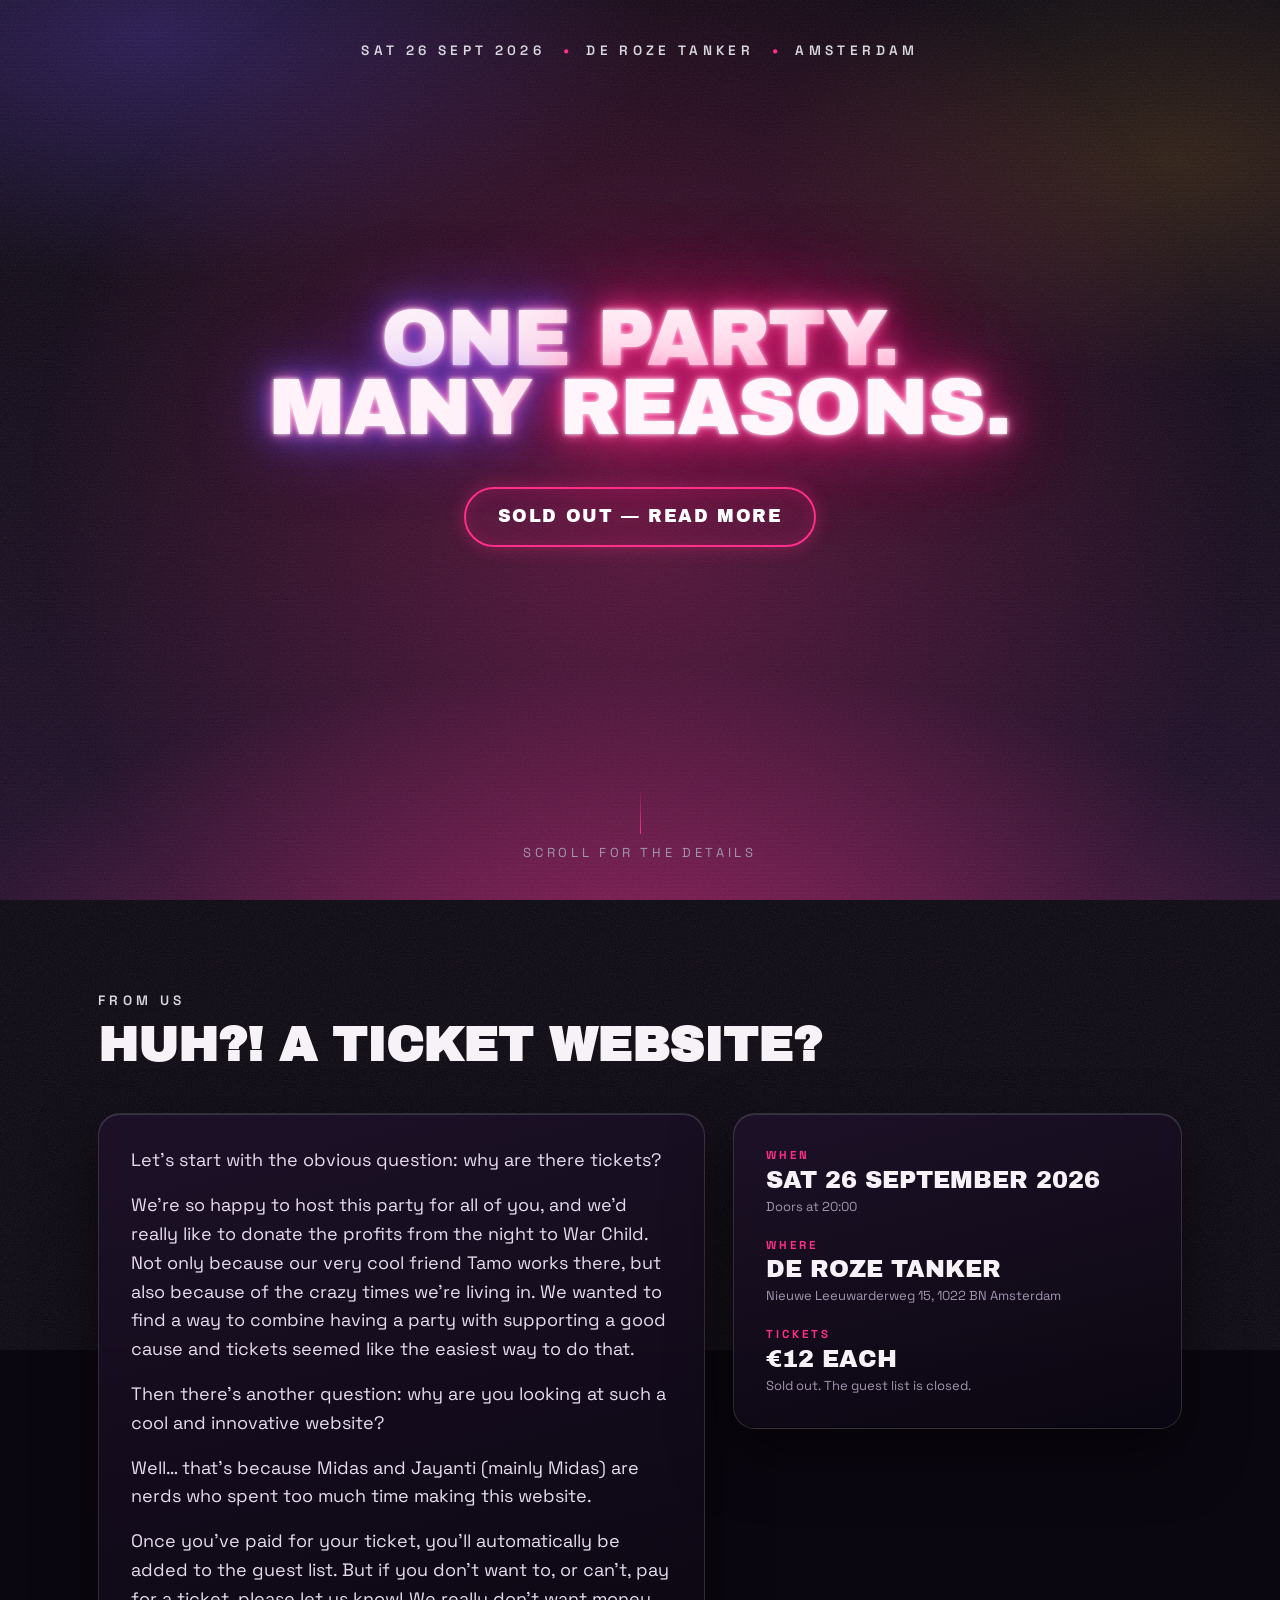
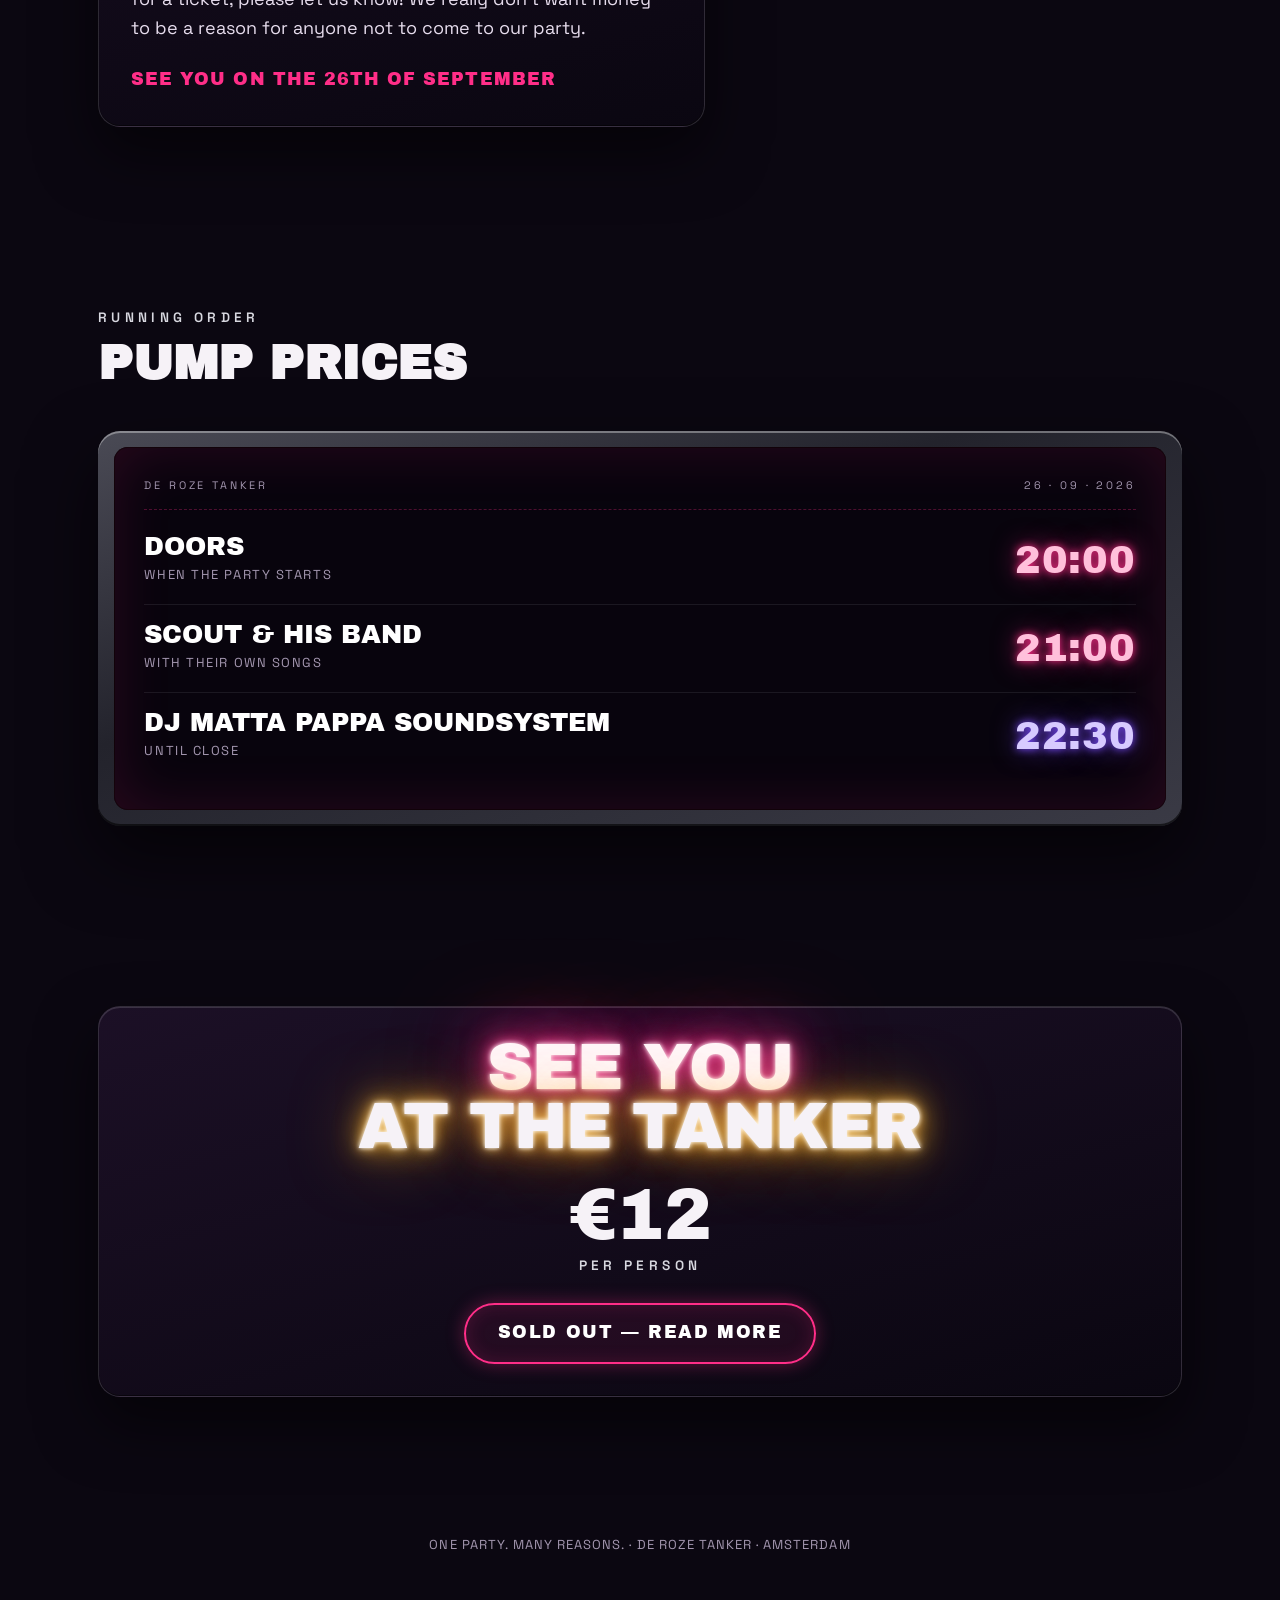
<file: index.html>
<!doctype html>
<html lang="en">
<head>
<meta charset="utf-8">
<meta name="viewport" content="width=device-width, initial-scale=1">
<title>One Party. Many Reasons. — De Roze Tanker, Amsterdam</title>
<meta name="description" content="A band, a DJ and a converted petrol station. One Party. Many Reasons. — De Roze Tanker Amsterdam, Saturday 26 September 2026.">
<meta name="theme-color" content="#0b0711">

<!-- Link preview (WhatsApp, iMessage, Signal) -->
<meta property="og:type" content="website">
<meta property="og:title" content="One Party. Many Reasons. — De Roze Tanker, Amsterdam">
<meta property="og:description" content="A band, a DJ and a converted petrol station. Saturday 26 September 2026.">

<link rel="icon" href="assets/favicon.svg" type="image/svg+xml">
<link rel="preconnect" href="https://fonts.googleapis.com">
<link rel="preconnect" href="https://fonts.gstatic.com" crossorigin>
<link rel="stylesheet" href="https://fonts.googleapis.com/css2?family=Archivo+Black&family=Space+Grotesk:wght@400;600;700&display=swap">
<link rel="stylesheet" href="css/theme.css">
<link rel="stylesheet" href="css/home.css">
</head>

<body>
<div class="atmosphere" aria-hidden="true"></div>
<div class="grain" aria-hidden="true"></div>
<div class="scanlines" aria-hidden="true"></div>

<div class="page">

  <!-- ================= HERO ================= -->
  <header class="hero">
    <div class="wrap hero__top">
      <!-- PLACEHOLDER: date -->
      <span class="eyebrow">Sat 26 Sept 2026</span>
      <span class="dot" aria-hidden="true">&bull;</span>
      <span class="eyebrow">De Roze Tanker</span>
      <span class="dot" aria-hidden="true">&bull;</span>
      <span class="eyebrow">Amsterdam</span>
    </div>

    <div class="wrap hero__main">
      <!-- Party name. "Party" and "Reasons" are pink (.neon); the rest is
           purple (.line--alt). -->
      <h1 class="display hero__title">
        <span class="line line--alt">One <span class="neon">Part<span class="flicker">y</span>.</span></span>
        <span class="line line--alt">Many <span class="neon">Reasons.</span></span>
      </h1>

      <a class="btn btn--pulse hero__cta" href="tickets.html">
        Buy tickets
        <span aria-hidden="true">&rarr;</span>
      </a>
    </div>

    <div class="wrap hero__bottom">
      <span class="scroll-cue" aria-hidden="true"></span>
      <span>Scroll for the details</span>
    </div>
  </header>

  <main>

    <!-- ================= PERSONAL NOTE ================= -->
    <section class="section" id="info">
      <div class="wrap">
        <!-- Wording comes from PERSONAL_NOTE in js/config.js — edit it there. -->
        <div class="section__head">
          <p class="eyebrow" id="note-eyebrow"></p>
          <h2 class="section__title" id="note-title"></h2>
        </div>

        <div class="info-grid">
          <div class="panel">
            <div id="note-body"></div>
            <p class="note-signoff" id="note-signoff"></p>
          </div>

          <div class="panel">
            <ul class="fact-list">
              <li class="fact">
                <span class="fact__label">When</span>
                <!-- PLACEHOLDER: date -->
                <span class="fact__value">Sat 26 September 2026</span>
                <span class="fact__note">Doors at 20:00</span>
              </li>
              <li class="fact">
                <span class="fact__label">Where</span>
                <span class="fact__value">De Roze Tanker</span>
                <!-- PLACEHOLDER: street address -->
                <span class="fact__note">Nieuwe Leeuwarderweg 15, 1022 BN Amsterdam</span>
              </li>
              <li class="fact">
                <span class="fact__label">Tickets</span>
                <span class="fact__value" id="fact-price">&euro;10 each</span>
                <span class="fact__note" id="fact-tickets-note">Max 80 people. Once they are gone, they are gone.</span>
              </li>
            </ul>
          </div>
        </div>
      </div>
    </section>

    <!-- ================= TIMETABLE ================= -->
    <section class="section" id="timetable">
      <div class="wrap">
        <div class="section__head">
          <p class="eyebrow">Running order</p>
          <h2 class="section__title">Pump prices</h2>
        </div>

        <!-- Rows are generated from LINEUP in js/config.js — edit them there. -->
        <div class="board">
          <div class="board__inner">
            <div class="board__head">
              <span>De Roze Tanker</span>
              <span>26 &middot; 09 &middot; 2026</span>
            </div>

            <ul class="board__rows" id="lineup-rows"></ul>

            <p class="board__foot" id="lineup-note"></p>
          </div>
        </div>
      </div>
    </section>

    <!-- ================= CLOSER ================= -->
    <section class="section">
      <div class="wrap">
        <div class="panel closer">
          <h2 class="closer__title display">
            <span class="neon">See you</span><br>
            <span class="neon--amber">at the tanker</span>
          </h2>
          <div class="price-strip">
            <div>
              <div class="price-strip__amount display" id="closer-price">&euro;10</div>
              <p class="eyebrow" style="margin-top:.5rem">per person</p>
            </div>
          </div>
          <a class="btn btn--pulse" href="tickets.html">
            Buy tickets
            <span aria-hidden="true">&rarr;</span>
          </a>
        </div>
      </div>
    </section>

  </main>

  <footer class="site-footer">
    <div class="wrap">One Party. Many Reasons. &middot; De Roze Tanker &middot; Amsterdam</div>
  </footer>

</div>

<script type="module" src="js/home.js"></script>
</body>
</html>
</file>
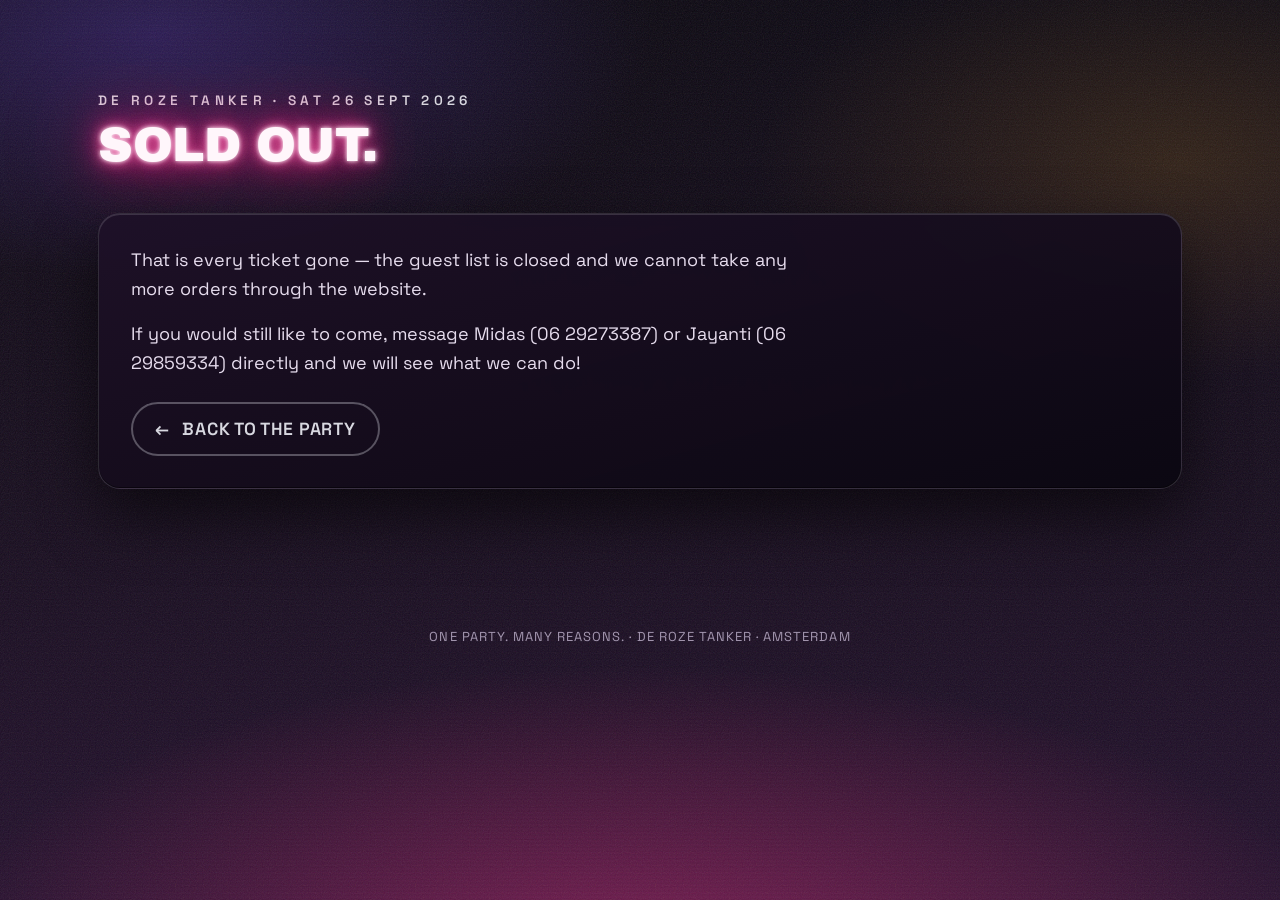
<file: details.html>
<!doctype html>
<html lang="en">
<head>
<meta charset="utf-8">
<meta name="viewport" content="width=device-width, initial-scale=1">
<title>Your details — One Party. Many Reasons.</title>
<meta name="description" content="Leave your name and email so we can reach you about the party.">
<meta name="theme-color" content="#0b0711">
<meta name="robots" content="noindex">

<link rel="icon" href="assets/favicon.svg" type="image/svg+xml">
<link rel="preconnect" href="https://fonts.googleapis.com">
<link rel="preconnect" href="https://fonts.gstatic.com" crossorigin>
<link rel="stylesheet" href="https://fonts.googleapis.com/css2?family=Archivo+Black&family=Space+Grotesk:wght@400;600;700&display=swap">
<link rel="stylesheet" href="css/theme.css">
<link rel="stylesheet" href="css/checkout.css">
</head>

<body>
<div class="atmosphere" aria-hidden="true"></div>
<div class="grain" aria-hidden="true"></div>
<div class="scanlines" aria-hidden="true"></div>

<div class="page checkout">

  <div class="wrap checkout__header">
    <a class="back-link" href="tickets.html"><span aria-hidden="true">&larr;</span> Back</a>

    <div class="gauge">
      <svg class="gauge__dial" viewBox="0 0 80 46" role="img" aria-label="Step 2 of 3">
        <path class="gauge__arc"  d="M14 23 A30 30 0 0 1 66 23"/>
        <path class="gauge__fill" d="M14 23 A30 30 0 0 1 66 23"/>
        <text class="gauge__letter" x="4"  y="35">E</text>
        <text class="gauge__letter" x="70" y="35">F</text>
        <line class="gauge__needle" x1="40" y1="38" x2="40" y2="14"/>
        <circle cx="40" cy="38" r="2.6" fill="#fff"/>
      </svg>
      <span class="gauge__label">Step 2 of 3</span>
    </div>
  </div>

  <main class="wrap checkout__body">
    <div class="step-head">
      <p class="eyebrow">Step 2 &mdash; who's coming</p>
      <h1 class="step-head__title">Your details</h1>
    </div>

    <noscript>
      <p class="noscript-warning">
        This page needs JavaScript to save your order. Please switch it on, or send us a
        message and we will put you on the list by hand.
      </p>
    </noscript>

    <form id="details-form" class="checkout__grid" novalidate>

      <div class="panel">
        <div class="field-block">
          <span class="field-block__label">Who should we put on the list?</span>
          <p class="field-block__hint">
            One name and one email is enough, even if you are bringing others along.
          </p>

          <div class="field">
            <label class="field__label" for="name">Name</label>
            <input class="input" id="name" name="name" type="text" autocomplete="name"
                   maxlength="100" placeholder="Jane Jansen" required>
            <p class="field__error" id="name-error" aria-live="polite"></p>
          </div>

          <div class="field">
            <label class="field__label" for="email">Email</label>
            <input class="input" id="email" name="email" type="email" autocomplete="email"
                   maxlength="150" placeholder="jane@example.com" required>
            <p class="field__error" id="email-error" aria-live="polite"></p>
          </div>

          <!-- Spam trap: real people never see this, bots fill it in.
               The name is deliberately meaningless. Called "company" with a
               matching label, Chrome recognised it as the organisation field
               and autofilled it from the saved profile — hidden or not, and
               regardless of autocomplete="off" — which made every order from
               that browser look like spam to the backend. Do not give this
               field a name any autofill heuristic knows. -->
          <div class="honeypot" aria-hidden="true">
            <label for="hp-check">Leave this field empty</label>
            <input id="hp-check" name="hp-check" type="text" tabindex="-1" autocomplete="off">
          </div>

          <p class="privacy-note" style="margin-top:1.25rem">
            We keep your name and email in a private spreadsheet, use it only to reach you about
            this party, and delete it afterwards.
          </p>
        </div>

        <p class="notice notice--error" id="form-error" role="alert"></p>
      </div>

      <aside class="panel" aria-label="Order summary">
        <div class="receipt">
          <div class="receipt__row">
            <span id="receipt-tickets-label">Tickets</span>
            <span id="receipt-tickets">&euro;10.00</span>
          </div>
          <div class="receipt__row">
            <span>Donation</span>
            <span id="receipt-donation">&euro;0.00</span>
          </div>
          <div class="receipt__row receipt__row--total">
            <span>Total</span>
            <span class="receipt__total-amount" id="receipt-total">&euro;10.00</span>
          </div>
        </div>
        <p class="privacy-note" style="margin-top:1rem">
          <a href="tickets.html" style="color:var(--magenta)">Change your order</a>
        </p>
      </aside>

    </form>
  </main>

  <div class="action-bar">
    <div class="wrap action-bar__inner">
      <div class="action-bar__total">
        <span class="label">Total</span>
        <span class="amount" id="bar-total">&euro;10.00</span>
      </div>
      <button class="btn" type="submit" form="details-form" id="continue-btn">
        <span id="continue-label">Continue</span> <span aria-hidden="true">&rarr;</span>
      </button>
    </div>
  </div>

</div>

<script type="module" src="js/details.js"></script>
</body>
</html>
</file>
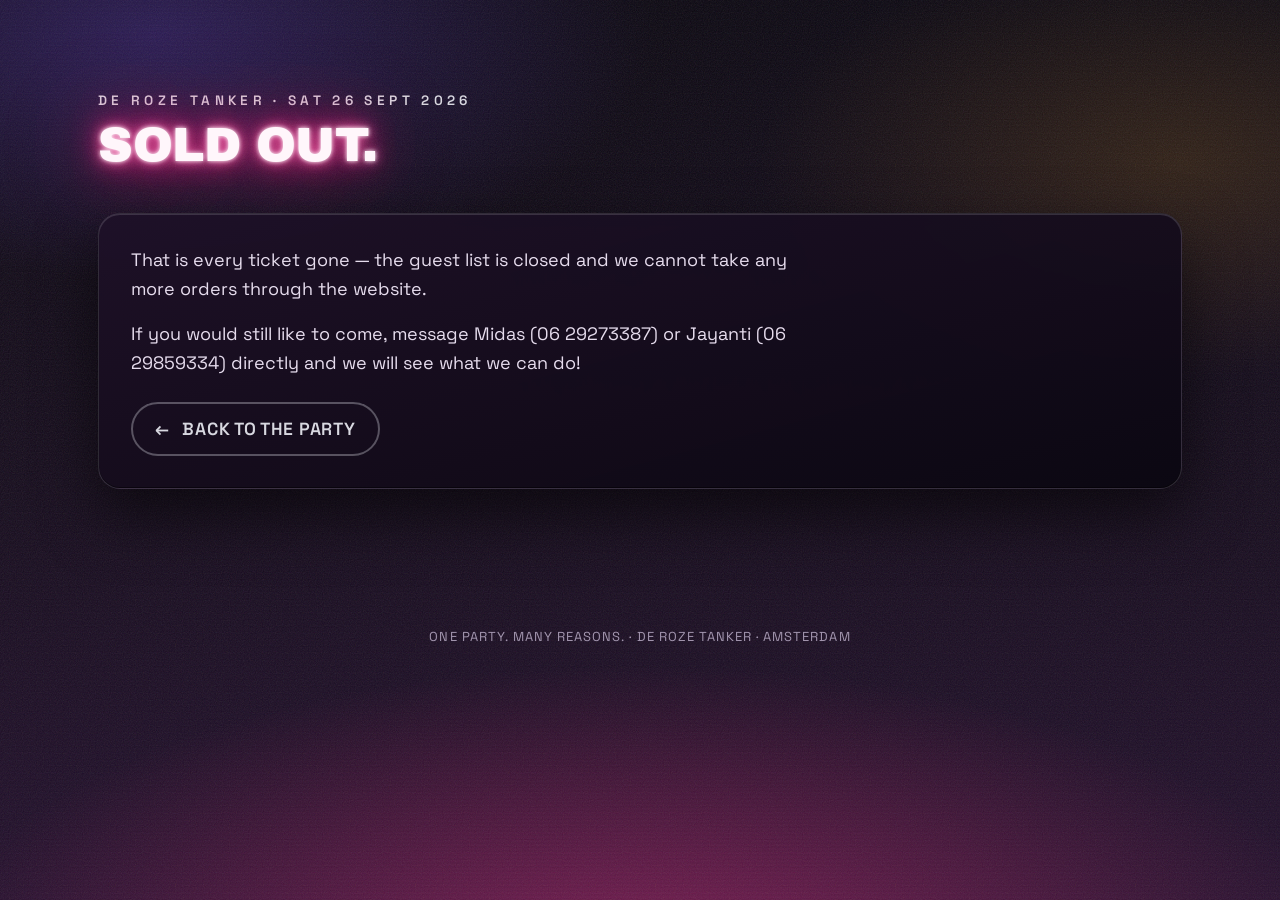
<file: payment.html>
<!doctype html>
<html lang="en">
<head>
<meta charset="utf-8">
<meta name="viewport" content="width=device-width, initial-scale=1">
<title>Payment — One Party. Many Reasons.</title>
<meta name="description" content="Pay for your tickets with Tikkie.">
<meta name="theme-color" content="#0b0711">
<meta name="robots" content="noindex">

<link rel="icon" href="assets/favicon.svg" type="image/svg+xml">
<link rel="preconnect" href="https://fonts.googleapis.com">
<link rel="preconnect" href="https://fonts.gstatic.com" crossorigin>
<link rel="stylesheet" href="https://fonts.googleapis.com/css2?family=Archivo+Black&family=Space+Grotesk:wght@400;600;700&display=swap">
<link rel="stylesheet" href="css/theme.css">
<link rel="stylesheet" href="css/checkout.css">
</head>

<body>
<div class="atmosphere" aria-hidden="true"></div>
<div class="grain" aria-hidden="true"></div>
<div class="scanlines" aria-hidden="true"></div>

<div class="page checkout">

  <div class="wrap checkout__header">
    <a class="back-link" href="details.html"><span aria-hidden="true">&larr;</span> Back</a>

    <div class="gauge">
      <svg class="gauge__dial" viewBox="0 0 80 46" role="img" aria-label="Step 3 of 3">
        <path class="gauge__arc"  d="M14 23 A30 30 0 0 1 66 23"/>
        <path class="gauge__fill" d="M14 23 A30 30 0 0 1 66 23"/>
        <text class="gauge__letter" x="4"  y="35">E</text>
        <text class="gauge__letter" x="70" y="35">F</text>
        <line class="gauge__needle" x1="40" y1="38" x2="40" y2="14"/>
        <circle cx="40" cy="38" r="2.6" fill="#fff"/>
      </svg>
      <span class="gauge__label">Step 3 of 3</span>
    </div>
  </div>

  <main class="wrap checkout__body">
    <div class="step-head">
      <p class="eyebrow">Step 3 &mdash; the last bit</p>
      <h1 class="step-head__title">Payment</h1>
    </div>

    <p class="notice notice--good is-visible">
      Almost there, <span id="guest-name">friend</span>. One more tap and you are done.
    </p>

    <div class="checkout__single" style="margin-top:1.25rem">

      <section class="panel" aria-label="Order summary">
        <div class="receipt">
          <div class="receipt__row">
            <span id="receipt-tickets-label">Tickets</span>
            <span id="receipt-tickets">&euro;10.00</span>
          </div>
          <div class="receipt__row">
            <span>Donation</span>
            <span id="receipt-donation">&euro;0.00</span>
          </div>
          <div class="receipt__row receipt__row--total">
            <span>Total</span>
            <span class="receipt__total-amount" id="receipt-total">&euro;10.00</span>
          </div>
        </div>

        <hr class="rule" style="margin-block:1.25rem">

        <div class="receipt">
          <div class="receipt__row"><span>Name</span><span id="summary-name">&mdash;</span></div>
          <div class="receipt__row"><span>Email</span><span id="summary-email">&mdash;</span></div>
        </div>
      </section>

      <p class="notice notice--error" id="pay-error" role="alert" style="margin-top:1.25rem"></p>

      <p class="notice notice--info is-visible" style="margin-top:1.25rem">
        Paid in a different way, or something went wrong? Just send us a message.
      </p>

    </div>

  </main>

  <div class="action-bar">
    <div class="wrap action-bar__inner">
      <div class="action-bar__total">
        <span class="label">Total</span>
        <span class="amount" id="bar-total">&euro;10.00</span>
      </div>
      <button class="btn btn--pulse" id="pay-btn" type="button">
        <span id="pay-label">Continue and pay</span>
        <span aria-hidden="true">&rarr;</span>
      </button>
    </div>
  </div>

</div>

<script type="module" src="js/payment.js"></script>
</body>
</html>
</file>
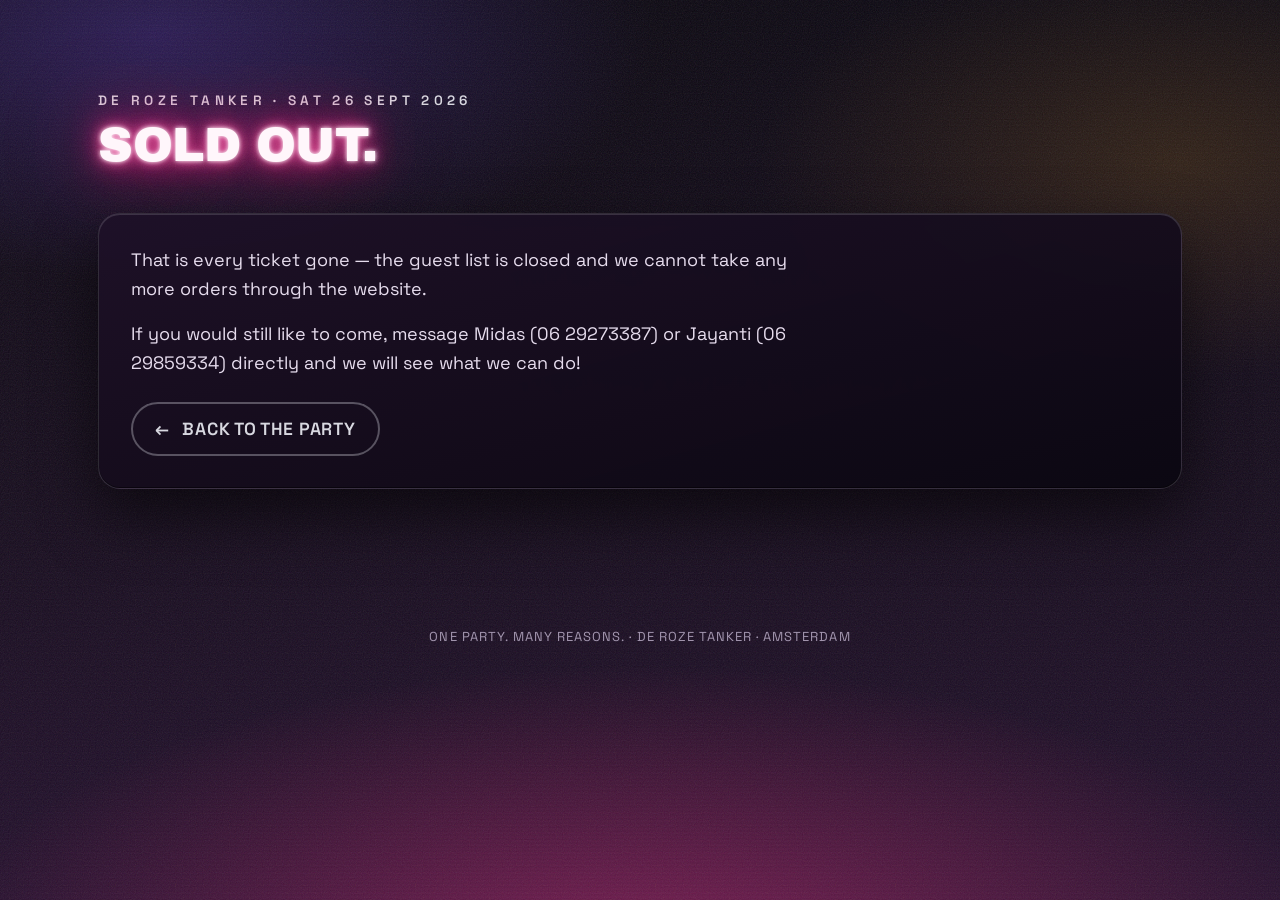
<file: sold-out.html>
<!doctype html>
<html lang="en">
<head>
<meta charset="utf-8">
<meta name="viewport" content="width=device-width, initial-scale=1">
<title>Sold out — One Party. Many Reasons.</title>
<meta name="description" content="Tickets for One Party. Many Reasons. at De Roze Tanker are sold out.">
<meta name="theme-color" content="#0b0711">
<meta name="robots" content="noindex">

<link rel="icon" href="assets/favicon.svg" type="image/svg+xml">
<link rel="preconnect" href="https://fonts.googleapis.com">
<link rel="preconnect" href="https://fonts.gstatic.com" crossorigin>
<link rel="stylesheet" href="https://fonts.googleapis.com/css2?family=Archivo+Black&family=Space+Grotesk:wght@400;600;700&display=swap">
<link rel="stylesheet" href="css/theme.css">
<link rel="stylesheet" href="css/home.css">
</head>

<!-- Deliberately has no JavaScript. This is where people land when something
     has already gone wrong for them, so it must read correctly even with
     scripts off — and it must never redirect anywhere itself. -->

<body>
<div class="atmosphere" aria-hidden="true"></div>
<div class="grain" aria-hidden="true"></div>
<div class="scanlines" aria-hidden="true"></div>

<div class="page">

  <main class="section">
    <div class="wrap">

      <div class="section__head">
        <!-- PLACEHOLDER: date -->
        <p class="eyebrow">De Roze Tanker &middot; Sat 26 Sept 2026</p>
        <h1 class="display section__title">
          <span class="neon">Sold out.</span>
        </h1>
      </div>

      <!-- .stack spaces the paragraphs; it is the theme's own utility. -->
      <div class="panel stack">
        <p class="lede">
          That is every ticket gone &mdash; the guest list is closed and we cannot take
          any more orders through the website.
        </p>
        <p class="lede">
          If you would still like to come, message Midas (06 29273387) or Jayanti (06 29859334) directly and we will
          see what we can do!
        </p>

        <a class="btn btn--ghost" href="index.html" style="margin-top:1.5rem">
          <span aria-hidden="true">&larr;</span>
          Back to the party
        </a>
      </div>

    </div>
  </main>

  <footer class="site-footer">
    <div class="wrap">One Party. Many Reasons. &middot; De Roze Tanker &middot; Amsterdam</div>
  </footer>

</div>
</body>
</html>
</file>
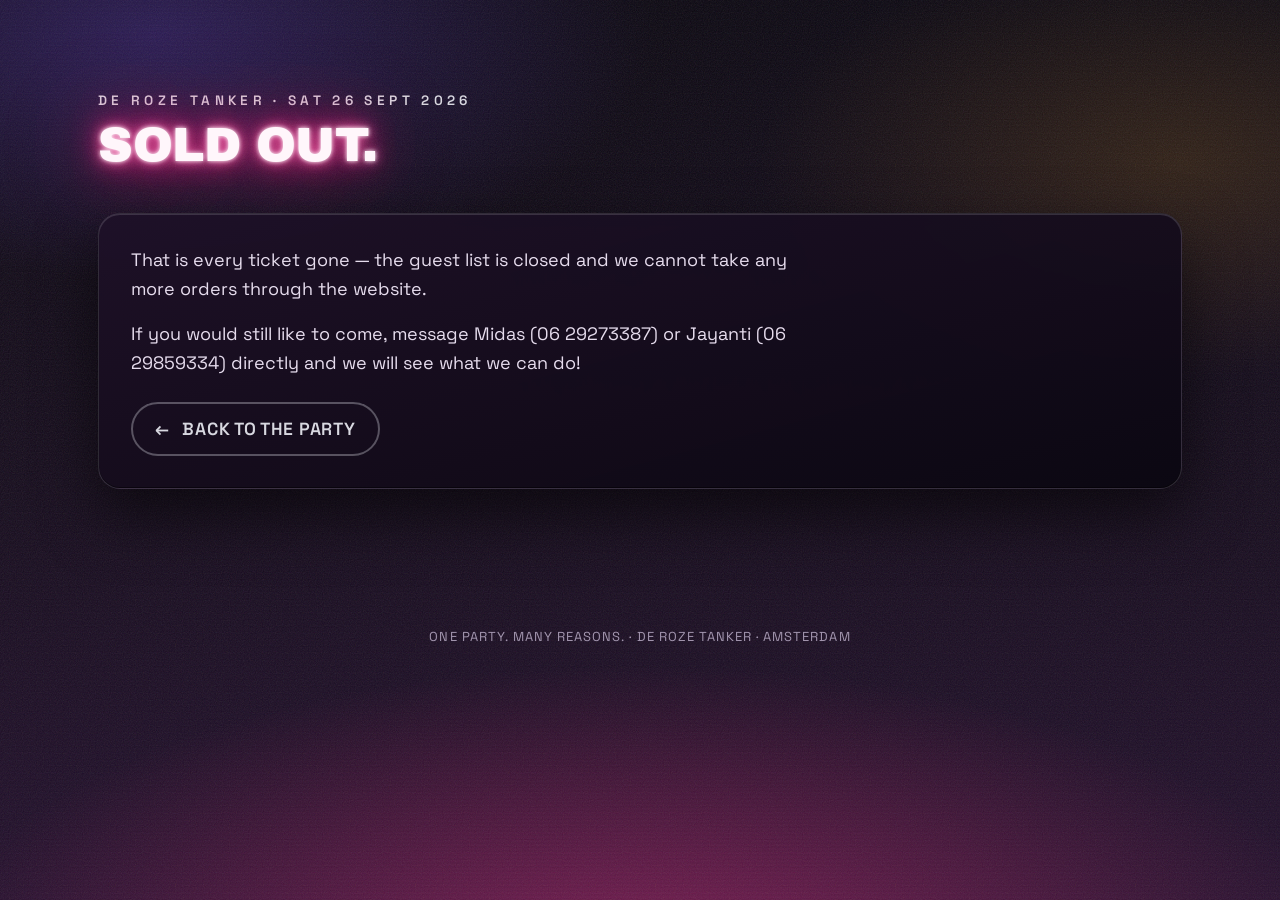
<file: tickets.html>
<!doctype html>
<html lang="en">
<head>
<meta charset="utf-8">
<meta name="viewport" content="width=device-width, initial-scale=1">
<title>Tickets — One Party. Many Reasons.</title>
<meta name="description" content="Pick how many tickets you need for One Party. Many Reasons. at De Roze Tanker.">
<meta name="theme-color" content="#0b0711">
<meta name="robots" content="noindex">

<link rel="icon" href="assets/favicon.svg" type="image/svg+xml">
<link rel="preconnect" href="https://fonts.googleapis.com">
<link rel="preconnect" href="https://fonts.gstatic.com" crossorigin>
<link rel="stylesheet" href="https://fonts.googleapis.com/css2?family=Archivo+Black&family=Space+Grotesk:wght@400;600;700&display=swap">
<link rel="stylesheet" href="css/theme.css">
<link rel="stylesheet" href="css/checkout.css">
</head>

<body>
<div class="atmosphere" aria-hidden="true"></div>
<div class="grain" aria-hidden="true"></div>
<div class="scanlines" aria-hidden="true"></div>

<div class="page checkout">

  <div class="wrap checkout__header">
    <a class="back-link" href="index.html"><span aria-hidden="true">&larr;</span> Back</a>

    <div class="gauge">
      <svg class="gauge__dial" viewBox="0 0 80 46" role="img" aria-label="Step 1 of 3">
        <path class="gauge__arc"  d="M14 23 A30 30 0 0 1 66 23"/>
        <path class="gauge__fill" d="M14 23 A30 30 0 0 1 66 23"/>
        <text class="gauge__letter" x="4"  y="35">E</text>
        <text class="gauge__letter" x="70" y="35">F</text>
        <line class="gauge__needle" x1="40" y1="38" x2="40" y2="14"/>
        <circle cx="40" cy="38" r="2.6" fill="#fff"/>
      </svg>
      <span class="gauge__label">Step 1 of 3</span>
    </div>
  </div>

  <main class="wrap checkout__body">
    <div class="step-head">
      <p class="eyebrow">Step 1 &mdash; how many</p>
      <h1 class="step-head__title">Tickets</h1>
    </div>

    <noscript>
      <p class="noscript-warning">
        This page needs JavaScript to work out your total and save your order.
        Please switch it on, or send us a message and we will put you on the list by hand.
      </p>
    </noscript>

    <p class="notice notice--error" id="storage-error" role="alert" style="margin-bottom:1rem">
      Your browser is blocking site storage, so we cannot carry your order to the next step.
      Private/incognito mode is the usual cause &mdash; try a normal window, or send us a
      message and we will put you on the list by hand.
    </p>

    <!-- ---------- What a ticket does ---------- -->
    <section class="panel ticket-intro" aria-labelledby="ticket-intro-title">
      <span class="field-block__label" id="ticket-intro-title">With your ticket you</span>
      <ul class="perks">
        <li>Make this evening possible</li>
        <li>Enjoy drinks on us until the tab runs out</li>
        <li>Donate to
          <a class="link-accent" id="good-cause-link" href="https://www.warchild.nl/"
             target="_blank" rel="noopener noreferrer">War Child</a>
        </li>
      </ul>
      <p class="notice notice--info is-visible">
        No gifts expected! Buying a ticket is already more than enough.
      </p>
    </section>

    <form id="tickets-form" class="checkout__grid" novalidate>

      <div class="panel">
        <!-- ---------- Quantity ---------- -->
        <div class="field-block">
          <span class="field-block__label" id="qty-label">How many of you?</span>

          <div class="counter">
            <button type="button" class="counter__btn" id="qty-minus" aria-label="One ticket fewer">&minus;</button>

            <span class="counter__readout">
              <output class="counter__value" id="qty-value" for="qty-minus qty-plus"
                      aria-live="polite" aria-labelledby="qty-label">1</output>
              <span class="counter__unit" id="qty-unit">ticket</span>
            </span>

            <button type="button" class="counter__btn" id="qty-plus" aria-label="One ticket more">+</button>
          </div>
        </div>

        <!-- ---------- Donation ---------- -->
        <div class="field-block">
          <span class="field-block__label">Add an extra donation?</span>
          <p class="field-block__hint">
            Entirely optional. Anything you add on top goes straight to
            <a class="link-accent" id="good-cause" href="https://www.warchild.nl/"
               target="_blank" rel="noopener noreferrer">War Child</a>.
          </p>

          <div class="chips" id="donation-chips" role="group" aria-label="Donation amount"></div>

          <div class="field" style="margin-top:1rem">
            <label class="field__label" for="donation-custom">Or your own amount</label>
            <div class="input-wrap">
              <span class="input-prefix" aria-hidden="true">&euro;</span>
              <!-- Deliberately type="text": a number input silently reports an empty
                   value when someone types a comma, which is how half of the guests
                   will write 3,75. We parse both separators ourselves. -->
              <input class="input input--euro" id="donation-custom" name="donation"
                     type="text" inputmode="decimal" maxlength="8"
                     placeholder="0.00" autocomplete="off">
            </div>
          </div>
        </div>
      </div>

      <!-- ---------- Running total ---------- -->
      <aside class="panel" aria-label="Order summary">
        <div class="receipt">
          <div class="receipt__row">
            <span id="receipt-tickets-label">Tickets</span>
            <span id="receipt-tickets">&euro;10.00</span>
          </div>
          <div class="receipt__row">
            <span>Donation</span>
            <span id="receipt-donation">&euro;0.00</span>
          </div>
          <div class="receipt__row receipt__row--total">
            <span>Total</span>
            <span class="receipt__total-amount" id="receipt-total">&euro;10.00</span>
          </div>
        </div>
      </aside>

    </form>
  </main>

  <div class="action-bar">
    <div class="wrap action-bar__inner">
      <div class="action-bar__total">
        <span class="label">Total</span>
        <span class="amount" id="bar-total">&euro;10.00</span>
      </div>
      <button class="btn" type="submit" form="tickets-form" id="continue-btn">
        Continue <span aria-hidden="true">&rarr;</span>
      </button>
    </div>
  </div>

</div>

<script type="module" src="js/tickets.js"></script>
</body>
</html>
</file>
<file: css/theme.css>
/* =========================================================================
   One Party. Many Reasons. — shared design system
   Theme: a pink neon petrol station forecourt, after dark.
   ========================================================================= */

/* ---------- Tokens ---------- */
:root {
  /* Colour */
  --night:        #0b0711;
  --night-2:      #150b1c;
  --night-3:      #1e1128;
  --pink:         #ff2e88;
  --magenta:      #ff6fb5;
  --amber:        #ffb020;
  --violet:       #7b4dff;
  --chrome:       #d8d8e0;
  --paper:        #f6f2f7;
  --muted:        #a396af;
  --danger:       #ff5a5a;

  /* Type */
  --font-display: "Archivo Black", "Arial Black", system-ui, sans-serif;
  --font-body:    "Space Grotesk", ui-sans-serif, system-ui, sans-serif;
  --font-mono:    "Space Grotesk", ui-monospace, monospace;

  /* Fluid type scale */
  /* The headline is a fixed two-line lockup, so this must keep the longest
     line ("Many Reasons.", 9.26em wide in Archivo Black) inside the content
     gutters at every viewport — the lines are `nowrap`, so an oversized value
     overflows sideways rather than wrapping.
     9.3vw tracks the container almost exactly (gutters are 5vw a side), which
     means the title fills the width on a phone; the 5rem cap stops it from
     dominating on a laptop. Re-tune both if the party name changes. */
  --fs-hero:  clamp(1.5rem, 9.3vw, 5rem);
  --fs-h2:    clamp(1.75rem, 5vw, 3rem);
  --fs-h3:    clamp(1.15rem, 2.5vw, 1.5rem);
  --fs-body:  clamp(1rem, 0.95rem + 0.3vw, 1.125rem);
  --fs-small:  0.8125rem;

  /* Space & shape */
  --gutter:   clamp(1.25rem, 5vw, 3rem);
  --radius:   14px;
  --radius-lg: 22px;
  --maxw:     1180px;

  /* Neon glow recipes */
  --glow-pink: 0 0 6px rgba(255, 46, 136, 0.9), 0 0 22px rgba(255, 46, 136, 0.55),
               0 0 55px rgba(255, 46, 136, 0.3);
  --glow-soft: 0 0 18px rgba(255, 46, 136, 0.35);
}

/* ---------- Reset ---------- */
*,
*::before,
*::after { box-sizing: border-box; }

html { -webkit-text-size-adjust: 100%; scroll-behavior: smooth; }

body {
  margin: 0;
  min-height: 100dvh;
  background: var(--night);
  color: var(--paper);
  font-family: var(--font-body);
  font-size: var(--fs-body);
  line-height: 1.6;
  overflow-x: hidden;
  -webkit-font-smoothing: antialiased;
}

img, svg { display: block; max-width: 100%; }
h1, h2, h3, p, figure { margin: 0; }
a { color: inherit; }

button,
input,
select { font: inherit; color: inherit; }

:focus-visible {
  outline: 2px solid var(--magenta);
  outline-offset: 3px;
  border-radius: 4px;
}

/* Screen-reader-only, and the spam honeypot */
.sr-only,
.honeypot {
  position: absolute;
  width: 1px;
  height: 1px;
  padding: 0;
  margin: -1px;
  overflow: hidden;
  clip: rect(0 0 0 0);
  white-space: nowrap;
  border: 0;
}

/* ---------- Page atmosphere ---------- */
/* Forecourt haze: a pink horizon glow behind everything. */
.atmosphere {
  position: fixed;
  inset: 0;
  z-index: 0;
  pointer-events: none;
  background:
    radial-gradient(90% 55% at 50% 108%, rgba(255, 46, 136, 0.42) 0%, rgba(255, 46, 136, 0) 62%),
    radial-gradient(65% 45% at 12% 4%,   rgba(123, 77, 255, 0.28) 0%, rgba(123, 77, 255, 0) 60%),
    radial-gradient(55% 40% at 92% 18%,  rgba(255, 176, 32, 0.14) 0%, rgba(255, 176, 32, 0) 60%),
    linear-gradient(180deg, var(--night) 0%, var(--night-2) 55%, #220f2c 100%);
}

/* Film grain + scanlines, sitting on top of the haze. */
.grain {
  position: fixed;
  inset: -50%;
  z-index: 1;
  pointer-events: none;
  opacity: 0.22;
  background-image: url("data:image/svg+xml,%3Csvg xmlns='http://www.w3.org/2000/svg' width='240' height='240'%3E%3Cfilter id='n'%3E%3CfeTurbulence type='fractalNoise' baseFrequency='0.85' numOctaves='3'/%3E%3C/filter%3E%3Crect width='240' height='240' filter='url(%23n)' opacity='0.55'/%3E%3C/svg%3E");
}

.scanlines {
  position: fixed;
  inset: 0;
  z-index: 1;
  pointer-events: none;
  opacity: 0.35;
  background: repeating-linear-gradient(
    180deg,
    rgba(0, 0, 0, 0) 0px,
    rgba(0, 0, 0, 0) 2px,
    rgba(0, 0, 0, 0.18) 3px,
    rgba(0, 0, 0, 0) 4px
  );
}

/* Everything real sits above the atmosphere layers. */
.page { position: relative; z-index: 2; }

/* ---------- Layout ---------- */
.wrap {
  width: 100%;
  max-width: var(--maxw);
  margin-inline: auto;
  padding-inline: var(--gutter);
}

.stack > * + * { margin-top: var(--stack-gap, 1rem); }

/* ---------- Typography helpers ---------- */
.eyebrow {
  font-size: clamp(0.7rem, 2.2vw, 0.85rem);
  letter-spacing: 0.32em;
  text-transform: uppercase;
  color: var(--chrome);
  font-weight: 600;
}

.display {
  font-family: var(--font-display);
  text-transform: uppercase;
  line-height: 0.86;
  letter-spacing: -0.01em;
  font-weight: 400;
}

/* The neon tube effect: bright core, coloured halo. */
.neon {
  color: #fff6fb;
  text-shadow:
    0 0 4px #fff,
    0 0 12px var(--magenta),
    0 0 30px var(--pink),
    0 0 70px rgba(255, 46, 136, 0.75),
    0 0 120px rgba(255, 46, 136, 0.45);
}

.neon--amber {
  text-shadow:
    0 0 4px #fff,
    0 0 12px #ffd07a,
    0 0 30px var(--amber),
    0 0 70px rgba(255, 176, 32, 0.6);
}

.lede {
  color: #e6dced;
  max-width: 58ch;
}

.muted { color: var(--muted); }

/* ---------- Buttons ---------- */
.btn {
  --btn-accent: var(--pink);
  display: inline-flex;
  align-items: center;
  justify-content: center;
  gap: 0.7em;
  min-height: 56px;
  padding: 0.9rem 2rem;
  border: 2px solid var(--btn-accent);
  border-radius: 999px;
  background: rgba(255, 46, 136, 0.08);
  color: #fff;
  font-family: var(--font-display);
  font-size: clamp(0.95rem, 2.6vw, 1.1rem);
  letter-spacing: 0.09em;
  text-transform: uppercase;
  text-decoration: none;
  cursor: pointer;
  box-shadow: var(--glow-soft), inset 0 0 18px rgba(255, 46, 136, 0.16);
  transition: transform 0.18s ease, box-shadow 0.25s ease, background-color 0.25s ease;
}

.btn:hover:not(:disabled) {
  background: rgba(255, 46, 136, 0.2);
  box-shadow: var(--glow-pink), inset 0 0 26px rgba(255, 46, 136, 0.3);
  transform: translateY(-2px);
}

.btn:active:not(:disabled) { transform: translateY(0); }

.btn:disabled {
  opacity: 0.45;
  cursor: not-allowed;
  box-shadow: none;
}

.btn--ghost {
  --btn-accent: rgba(216, 216, 224, 0.35);
  background: transparent;
  box-shadow: none;
  color: var(--chrome);
  font-family: var(--font-body);
  font-weight: 600;
  letter-spacing: 0.04em;
  min-height: 48px;
  padding: 0.7rem 1.4rem;
}

.btn--ghost:hover:not(:disabled) {
  background: rgba(216, 216, 224, 0.08);
  box-shadow: none;
  color: #fff;
}

.btn--block { width: 100%; }

/* ---------- Panels ---------- */
/* A chrome-bezelled instrument panel, like a pump housing. */
.panel {
  position: relative;
  border-radius: var(--radius-lg);
  padding: clamp(1.25rem, 4vw, 2rem);
  background: linear-gradient(165deg, rgba(30, 17, 40, 0.92), rgba(11, 7, 17, 0.94));
  border: 1px solid rgba(216, 216, 224, 0.16);
  box-shadow:
    inset 0 1px 0 rgba(255, 255, 255, 0.14),
    inset 0 -1px 0 rgba(0, 0, 0, 0.5),
    0 26px 60px rgba(0, 0, 0, 0.55);
  backdrop-filter: blur(6px);
}

.panel--tight { padding: clamp(1rem, 3vw, 1.4rem); }

/* ---------- Chrome divider ---------- */
.rule {
  height: 1px;
  border: 0;
  margin: 0;
  background: linear-gradient(
    90deg,
    transparent,
    rgba(216, 216, 224, 0.32) 20%,
    rgba(255, 46, 136, 0.5) 50%,
    rgba(216, 216, 224, 0.32) 80%,
    transparent
  );
}

/* ---------- Footer ---------- */
.site-footer {
  padding: 3rem 0 3.5rem;
  text-align: center;
  color: var(--muted);
  font-size: var(--fs-small);
  letter-spacing: 0.08em;
  text-transform: uppercase;
}

/* ---------- Motion ---------- */
@media (prefers-reduced-motion: reduce) {
  html { scroll-behavior: auto; }

  *,
  *::before,
  *::after {
    animation-duration: 0.001ms !important;
    animation-iteration-count: 1 !important;
    transition-duration: 0.001ms !important;
  }
}
</file>
<file: css/home.css>
/* =========================================================================
   Home page — the forecourt
   ========================================================================= */

/* ---------- Hero ---------- */
.hero {
  position: relative;
  min-height: 100svh;
  display: grid;
  grid-template-rows: auto 1fr auto;
  padding-block: clamp(1.5rem, 4vh, 2.5rem) clamp(1.5rem, 4vh, 2.5rem);
  text-align: center;
  overflow: hidden;
}

/* The pump-island canopy light: a cone of pink spilling down the page. */
.hero::before {
  content: "";
  position: absolute;
  top: -22vh;
  left: 50%;
  width: min(150vw, 1400px);
  aspect-ratio: 1 / 1;
  translate: -50% 0;
  background: radial-gradient(circle, rgba(255, 46, 136, 0.28) 0%, rgba(255, 46, 136, 0) 62%);
  pointer-events: none;
}

.hero__top,
.hero__main,
.hero__bottom { position: relative; }

.hero__top {
  display: flex;
  flex-wrap: wrap;
  justify-content: center;
  align-items: center;
  gap: 0.5rem 1.1rem;
}

.hero__top .dot { color: var(--pink); }

.hero__main {
  display: flex;
  flex-direction: column;
  justify-content: center;
  align-items: center;
  gap: clamp(1.25rem, 4vh, 2.25rem);
  padding-block: clamp(2rem, 6vh, 3rem);
}

/* No max-width: the longest line ("Many Reasons." — 9.26em in Archivo Black)
   is what --fs-hero is sized against, so the natural width is the constraint.
   A ch-based cap here would clip it back into a wrap. */
.hero__title {
  font-size: var(--fs-hero);
}

/* The name is a deliberate two-line lockup: "One Party." over "Many Reasons.".
   Without nowrap the second line breaks into "Many" / "Reasons." as soon as the
   font outgrows the container, and the headline silently becomes three lines on
   wide screens while staying two on a phone. --fs-hero guarantees the fit. */
.hero__title .line {
  display: block;
  white-space: nowrap;
}

/* Second line reads cooler — violet-leaning halo for contrast. */
.hero__title .line--alt {
  color: #fff2f8;
  text-shadow:
    0 0 4px #fff,
    0 0 14px var(--magenta),
    0 0 34px var(--violet),
    0 0 80px rgba(123, 77, 255, 0.6);
}

/* One letter buzzes like a tired tube. */
.flicker { animation: flicker 7s infinite steps(1, end); }

@keyframes flicker {
  0%, 41%, 43.5%, 45%, 47.5%, 100% { opacity: 1; }
  42%, 44%, 46% { opacity: 0.28; }
}

.hero__cta { margin-top: 0.5rem; }

/* ---------- Hero on a phone ---------- */
/* The meta row wraps at this width, which can strand a separator dot at the
   start of the second line. Drop the dots and space the items instead. */
@media (max-width: 620px) {
  .hero__top { gap: 0.3rem 1.15rem; }
  .hero__top .dot { display: none; }
}

/* With only a title and a button left in it, a full-height hero on a phone
   leaves ~210px of dead space above and below the content — centring it more
   tightly cannot fix that, because the empty band is whatever is left over.
   So the hero gives up some height instead: the title still owns the screen,
   and the section below now fills the bottom of the fold rather than nothing,
   which doubles as the signal that there is more to scroll to. */
@media (max-width: 640px) {
  .hero { min-height: 78svh; }

  .hero__main {
    padding-block: clamp(1rem, 3vh, 1.75rem);
    gap: clamp(1.25rem, 3.5vh, 2rem);
  }

  /* Bigger tap target, and it gives the button more presence next to the
     now-larger title. */
  .hero__cta {
    min-height: 62px;
    padding-inline: 2.4rem;
  }
}

/* Pulsing halo on the main call to action. */
@media (prefers-reduced-motion: no-preference) {
  .btn--pulse { animation: pulse 3.2s ease-in-out infinite; }

  @keyframes pulse {
    0%, 100% { box-shadow: var(--glow-soft), inset 0 0 18px rgba(255, 46, 136, 0.16); }
    50%      { box-shadow: var(--glow-pink), inset 0 0 26px rgba(255, 46, 136, 0.28); }
  }
}

.hero__bottom {
  display: flex;
  flex-direction: column;
  align-items: center;
  gap: 0.6rem;
  color: var(--muted);
  font-size: var(--fs-small);
  letter-spacing: 0.28em;
  text-transform: uppercase;
}

.scroll-cue {
  width: 1px;
  height: 46px;
  background: linear-gradient(180deg, rgba(255, 46, 136, 0), var(--pink));
}

@media (prefers-reduced-motion: no-preference) {
  .scroll-cue { animation: drip 2.4s ease-in-out infinite; transform-origin: top; }

  @keyframes drip {
    0%, 100% { transform: scaleY(0.4); opacity: 0.4; }
    50%      { transform: scaleY(1);   opacity: 1; }
  }
}

/* ---------- Generic section ---------- */
.section { padding-block: clamp(3.5rem, 10vh, 7rem); }

.section__head {
  display: flex;
  flex-direction: column;
  gap: 0.6rem;
  margin-bottom: clamp(1.75rem, 5vw, 2.75rem);
}

.section__title {
  font-size: var(--fs-h2);
  font-family: var(--font-display);
  text-transform: uppercase;
  line-height: 1;
}

/* ---------- Info grid ---------- */
.info-grid {
  display: grid;
  gap: clamp(1rem, 3vw, 1.75rem);
}

@media (min-width: 768px) {
  .info-grid { grid-template-columns: 1.35fr 1fr; align-items: start; }
}

/* Paragraphs of the personal note, and the name(s) underneath it. */
#note-body .lede + .lede { margin-top: 1rem; }

.note-signoff {
  margin-top: 1.5rem;
  font-family: var(--font-display);
  text-transform: uppercase;
  letter-spacing: 0.06em;
  font-size: clamp(0.95rem, 2.4vw, 1.1rem);
  color: var(--pink);
}

.fact-list {
  display: grid;
  gap: 1.1rem;
  list-style: none;
  margin: 0;
  padding: 0;
}

.fact {
  display: grid;
  gap: 0.15rem;
}

.fact__label {
  font-size: 0.72rem;
  letter-spacing: 0.26em;
  text-transform: uppercase;
  color: var(--pink);
  font-weight: 700;
}

.fact__value {
  font-family: var(--font-display);
  text-transform: uppercase;
  font-size: clamp(1.1rem, 3.4vw, 1.5rem);
  line-height: 1.15;
}

.fact__note {
  color: var(--muted);
  font-size: var(--fs-small);
}

/* ---------- Timetable: the station price board ---------- */
.board {
  --led: var(--pink);
  border-radius: var(--radius-lg);
  padding: clamp(0.7rem, 2.2vw, 1rem);
  background: linear-gradient(160deg, #4a4a55, #23232c 40%, #3a3a45);
  box-shadow:
    inset 0 2px 0 rgba(255, 255, 255, 0.35),
    inset 0 -2px 0 rgba(0, 0, 0, 0.6),
    0 30px 70px rgba(0, 0, 0, 0.6);
}

.board__inner {
  border-radius: calc(var(--radius-lg) - 8px);
  padding: clamp(1.1rem, 3.5vw, 1.9rem);
  background: #08040d;
  box-shadow: inset 0 0 60px rgba(255, 46, 136, 0.14), inset 0 0 0 1px rgba(0, 0, 0, 0.9);
}

.board__head {
  display: flex;
  justify-content: space-between;
  align-items: baseline;
  gap: 1rem;
  padding-bottom: 0.9rem;
  margin-bottom: 0.4rem;
  border-bottom: 1px dashed rgba(255, 46, 136, 0.28);
}

.board__head span {
  font-size: 0.68rem;
  letter-spacing: 0.26em;
  text-transform: uppercase;
  color: var(--muted);
}

.board__rows {
  list-style: none;
  margin: 0;
  padding: 0;
}

.slot {
  --led: var(--pink);
  display: grid;
  grid-template-columns: 1fr auto;
  align-items: center;
  gap: 0.35rem 1rem;
  padding-block: clamp(0.85rem, 2.6vw, 1.1rem);
  border-bottom: 1px solid rgba(216, 216, 224, 0.09);
}

.slot:last-child { border-bottom: 0; }

.slot--band { --led: var(--amber); }
.slot--dj   { --led: var(--violet); }

.slot__name {
  font-family: var(--font-display);
  text-transform: uppercase;
  font-size: clamp(1.05rem, 4.2vw, 1.6rem);
  line-height: 1;
  color: #fff;
}

.slot__sub {
  grid-column: 1;
  font-size: var(--fs-small);
  color: var(--muted);
  letter-spacing: 0.12em;
  text-transform: uppercase;
}

/* LED-style time readout. */
.slot__time {
  grid-row: 1 / span 2;
  grid-column: 2;
  font-family: var(--font-display);
  font-size: clamp(1.35rem, 6vw, 2.4rem);
  line-height: 1;
  letter-spacing: 0.02em;
  color: color-mix(in srgb, var(--led) 30%, #fff);
  text-shadow: 0 0 8px var(--led), 0 0 26px color-mix(in srgb, var(--led) 60%, transparent);
  font-variant-numeric: tabular-nums;
}

.board__foot {
  margin-top: 1.1rem;
  padding-top: 0.9rem;
  border-top: 1px dashed rgba(255, 46, 136, 0.28);
  font-size: var(--fs-small);
  color: var(--muted);
  text-align: center;
  letter-spacing: 0.1em;
  text-transform: uppercase;
}

/* ---------- Price strip ---------- */
.price-strip {
  display: flex;
  flex-wrap: wrap;
  align-items: center;
  justify-content: center;
  gap: clamp(1rem, 4vw, 2.5rem);
  text-align: center;
}

.price-strip__amount {
  font-family: var(--font-display);
  font-size: clamp(2.5rem, 10vw, 4.5rem);
  line-height: 0.9;
}

/* ---------- Closing call to action ---------- */
.closer {
  text-align: center;
  display: grid;
  justify-items: center;
  gap: clamp(1rem, 3vw, 1.6rem);
}

.closer__title {
  font-family: var(--font-display);
  text-transform: uppercase;
  font-size: clamp(1.9rem, 8vw, 4rem);
  line-height: 0.92;
}
</file>
<file: css/checkout.css>
/* =========================================================================
   Checkout pages — tickets / details / payment
   ========================================================================= */

.checkout {
  min-height: 100svh;
  display: flex;
  flex-direction: column;
}

.checkout__body {
  flex: 1;
  padding-bottom: clamp(1.5rem, 5vh, 3rem);
}

/* ---------- Header: back link + fuel-gauge progress ---------- */
.checkout__header {
  display: flex;
  align-items: center;
  justify-content: space-between;
  gap: 1rem;
  padding-block: clamp(1rem, 3vh, 1.75rem);
}

.back-link {
  display: inline-flex;
  align-items: center;
  gap: 0.5rem;
  min-height: 44px;
  padding-right: 0.5rem;
  color: var(--chrome);
  text-decoration: none;
  font-size: var(--fs-small);
  letter-spacing: 0.16em;
  text-transform: uppercase;
  font-weight: 600;
}

.back-link:hover { color: #fff; }

/* The gauge: E ——— F with a needle that swings per step. */
.gauge {
  display: flex;
  align-items: center;
  gap: 0.6rem;
}

.gauge__dial { width: 74px; height: 42px; overflow: visible; }

.gauge__arc {
  fill: none;
  stroke: rgba(216, 216, 224, 0.22);
  stroke-width: 3;
  stroke-linecap: round;
}

.gauge__fill {
  fill: none;
  stroke: var(--pink);
  stroke-width: 3;
  stroke-linecap: round;
  /* Starts empty; setGauge() in order.js fills it to the current step. */
  stroke-dasharray: 0 400;
  filter: drop-shadow(0 0 5px var(--pink));
  transition: stroke-dashoffset 0.5s ease;
}

.gauge__needle {
  stroke: #fff;
  stroke-width: 2;
  stroke-linecap: round;
  transform-origin: 40px 38px;
  transition: rotate 0.5s cubic-bezier(0.34, 1.3, 0.64, 1);
}

.gauge__letter {
  fill: var(--muted);
  font-size: 9px;
  font-family: var(--font-body);
  font-weight: 700;
}

.gauge__label {
  font-size: 0.7rem;
  letter-spacing: 0.22em;
  text-transform: uppercase;
  color: var(--muted);
  white-space: nowrap;
}

@media (max-width: 420px) {
  .gauge__label { display: none; }
}

/* ---------- Step heading ---------- */
.step-head {
  margin-bottom: clamp(1.5rem, 5vw, 2.25rem);
  display: grid;
  gap: 0.5rem;
}

.step-head__title {
  font-family: var(--font-display);
  text-transform: uppercase;
  font-size: clamp(1.9rem, 7vw, 3.25rem);
  line-height: 0.95;
}

/* ---------- Card layout ---------- */
.checkout__grid {
  display: grid;
  gap: clamp(1rem, 3vw, 1.75rem);
  align-items: start;
}

@media (min-width: 900px) {
  .checkout__grid { grid-template-columns: 1.4fr 1fr; }
}

/* A single centred column, for a step that is only an overview (payment). */
.checkout__single {
  width: 100%;
  max-width: 560px;
  margin-inline: auto;
}

.field-block + .field-block {
  margin-top: clamp(1.5rem, 4vw, 2rem);
  padding-top: clamp(1.5rem, 4vw, 2rem);
  border-top: 1px solid rgba(216, 216, 224, 0.12);
}

.field-block__label {
  display: block;
  font-family: var(--font-display);
  text-transform: uppercase;
  font-size: clamp(1.05rem, 3.2vw, 1.3rem);
  margin-bottom: 0.35rem;
}

.field-block__hint {
  color: var(--muted);
  font-size: var(--fs-small);
  margin-bottom: 1.1rem;
}

/* ---------- Quantity: the pump counter ---------- */
.counter {
  display: flex;
  align-items: center;
  justify-content: space-between;
  gap: clamp(0.75rem, 3vw, 1.5rem);
  padding: 0.6rem;
  border-radius: var(--radius);
  background: #08040d;
  border: 1px solid rgba(216, 216, 224, 0.14);
  box-shadow: inset 0 0 40px rgba(255, 46, 136, 0.12);
}

.counter__btn {
  flex: none;
  width: 56px;
  height: 56px;
  border-radius: 50%;
  border: 2px solid rgba(255, 46, 136, 0.55);
  background: rgba(255, 46, 136, 0.1);
  color: #fff;
  font-size: 1.8rem;
  line-height: 1;
  cursor: pointer;
  display: grid;
  place-items: center;
  transition: background-color 0.2s ease, box-shadow 0.2s ease, opacity 0.2s ease;
}

.counter__btn:hover:not(:disabled) {
  background: rgba(255, 46, 136, 0.26);
  box-shadow: var(--glow-soft);
}

.counter__btn:disabled { opacity: 0.3; cursor: not-allowed; }

.counter__readout {
  text-align: center;
  line-height: 1;
}

.counter__value {
  display: block;
  font-family: var(--font-display);
  font-size: clamp(2.5rem, 12vw, 3.5rem);
  color: #fff6fb;
  text-shadow: 0 0 10px var(--pink), 0 0 34px rgba(255, 46, 136, 0.7);
  font-variant-numeric: tabular-nums;
}

.counter__unit {
  display: block;
  margin-top: 0.4rem;
  font-size: 0.68rem;
  letter-spacing: 0.28em;
  text-transform: uppercase;
  color: var(--muted);
}

/* ---------- Donation chips ---------- */
.chips {
  display: flex;
  flex-wrap: wrap;
  gap: 0.6rem;
}

.chip {
  min-height: 48px;
  padding: 0.6rem 1.2rem;
  border-radius: 999px;
  border: 1px solid rgba(216, 216, 224, 0.28);
  background: rgba(216, 216, 224, 0.05);
  color: var(--paper);
  font-weight: 600;
  cursor: pointer;
  font-variant-numeric: tabular-nums;
  transition: border-color 0.2s ease, background-color 0.2s ease, box-shadow 0.2s ease;
}

.chip:hover { border-color: rgba(255, 176, 32, 0.6); }

.chip[aria-pressed="true"] {
  border-color: var(--amber);
  background: rgba(255, 176, 32, 0.16);
  color: #fff;
  box-shadow: 0 0 18px rgba(255, 176, 32, 0.35);
}

/* ---------- Inputs ---------- */
.input-wrap { position: relative; }

.input {
  width: 100%;
  min-height: 56px;
  padding: 0.85rem 1rem;
  border-radius: var(--radius);
  border: 1px solid rgba(216, 216, 224, 0.24);
  background: rgba(8, 4, 13, 0.75);
  color: #fff;
  transition: border-color 0.2s ease, box-shadow 0.2s ease;
}

.input::placeholder { color: rgba(163, 147, 175, 0.7); }

.input:focus {
  border-color: var(--pink);
  box-shadow: 0 0 0 3px rgba(255, 46, 136, 0.18);
  outline: none;
}

.input--euro { padding-left: 2.4rem; }

.input-prefix {
  position: absolute;
  left: 1rem;
  top: 50%;
  translate: 0 -50%;
  color: var(--muted);
  pointer-events: none;
}

.input[aria-invalid="true"] { border-color: var(--danger); }

.field { display: grid; gap: 0.45rem; }

.field + .field { margin-top: 1.25rem; }

.field__label {
  font-size: 0.75rem;
  letter-spacing: 0.2em;
  text-transform: uppercase;
  color: var(--chrome);
  font-weight: 700;
}

.field__error {
  color: var(--danger);
  font-size: var(--fs-small);
  min-height: 1.2em;
}

/* ---------- Receipt / summary ---------- */
.receipt {
  display: grid;
  gap: 0.75rem;
}

.receipt__row {
  display: flex;
  justify-content: space-between;
  align-items: baseline;
  gap: 1rem;
  font-variant-numeric: tabular-nums;
}

.receipt__row span:first-child { color: var(--muted); }

.receipt__row--total {
  padding-top: 0.85rem;
  border-top: 1px solid rgba(216, 216, 224, 0.18);
  font-family: var(--font-display);
  text-transform: uppercase;
  font-size: clamp(1.1rem, 3.5vw, 1.4rem);
}

.receipt__row--total span:first-child { color: var(--paper); }

.receipt__total-amount {
  color: #fff6fb;
  text-shadow: 0 0 10px var(--pink), 0 0 30px rgba(255, 46, 136, 0.6);
}

/* ---------- Notices ---------- */
/* Block, not flex: these hold a sentence with an inline <span> in it (the
   guest's name), and as a flex container each run of text either side of that
   span becomes its own item with the gap wedged between them — "Almost there,
   ⎵Midas⎵. One more tap". Normal inline flow keeps the sentence intact. */
.notice {
  display: none;
  padding: 0.9rem 1.1rem;
  border-radius: var(--radius);
  font-size: 0.95rem;
  line-height: 1.5;
  border: 1px solid transparent;
}

.notice.is-visible { display: block; }

.notice--error {
  border-color: rgba(255, 90, 90, 0.5);
  background: rgba(255, 90, 90, 0.12);
  color: #ffd2d2;
}

.notice--info {
  border-color: rgba(255, 176, 32, 0.4);
  background: rgba(255, 176, 32, 0.1);
  color: #ffe6b8;
}

.notice--good {
  border-color: rgba(123, 77, 255, 0.5);
  background: rgba(123, 77, 255, 0.14);
  color: #e2d8ff;
}

/* ---------- "With your ticket you..." intro ---------- */
.ticket-intro {
  margin-bottom: clamp(1rem, 3vw, 1.75rem);
}

.perks {
  list-style: none;
  margin: 0.9rem 0 1.25rem;
  padding: 0;
  display: grid;
  gap: 0.7rem;
}

/* The tick is positioned rather than laid out as a grid/flex track on purpose.
   In a grid container every child element becomes its own grid item, so a line
   like "Donate to <a>War Child</a>" would put the link in a second row — the
   sentence visibly breaks apart. Keeping the list item in normal inline flow
   lets the text wrap as one sentence. */
.perks li {
  position: relative;
  padding-left: 1.75em;
  font-size: 1.02rem;
}

.perks li::before {
  content: "\2713";
  position: absolute;
  left: 0;
  top: 0;
  color: var(--pink);
  font-weight: 700;
  text-shadow: 0 0 12px rgba(255, 46, 136, 0.7);
}

.link-accent {
  color: var(--magenta);
  text-decoration: underline;
  text-decoration-thickness: 1px;
  text-underline-offset: 3px;
  transition: color 0.2s ease;
}

.link-accent:hover { color: #fff; }

/* ---------- Sticky action bar ---------- */
.action-bar {
  position: sticky;
  bottom: 0;
  z-index: 5;
  margin-top: auto;
  padding-block: 0.85rem calc(0.85rem + env(safe-area-inset-bottom, 0px));
  background: linear-gradient(180deg, rgba(11, 7, 17, 0.55), rgba(11, 7, 17, 0.96) 45%);
  backdrop-filter: blur(12px);
  border-top: 1px solid rgba(216, 216, 224, 0.14);
}

.action-bar__inner {
  display: flex;
  align-items: center;
  justify-content: space-between;
  gap: 1rem;
}

.action-bar__total {
  display: grid;
  gap: 0.1rem;
  line-height: 1.1;
}

.action-bar__total .label {
  font-size: 0.65rem;
  letter-spacing: 0.24em;
  text-transform: uppercase;
  color: var(--muted);
}

.action-bar__total .amount {
  font-family: var(--font-display);
  font-size: clamp(1.3rem, 5vw, 1.75rem);
  font-variant-numeric: tabular-nums;
}

/* "Continue and pay" is the longest label in the flow; without this it wraps
   to two lines on a phone and the button ends up half again as tall as every
   other button in the checkout. */
.action-bar .btn {
  flex: 1 1 auto;
  max-width: 340px;
  white-space: nowrap;
}

@media (max-width: 420px) {
  .action-bar .btn {
    padding-inline: 1.15rem;
    font-size: 0.9rem;
  }
}

@media (min-width: 600px) {
  .action-bar .btn { flex: 0 0 auto; min-width: 260px; }
}

/* ---------- Misc ---------- */
.privacy-note {
  color: var(--muted);
  font-size: var(--fs-small);
  line-height: 1.5;
}

.noscript-warning {
  margin-block: 1rem;
  padding: 1rem;
  border-radius: var(--radius);
  border: 1px solid var(--danger);
  background: rgba(255, 90, 90, 0.12);
}

.is-busy { cursor: progress; }
</file>
